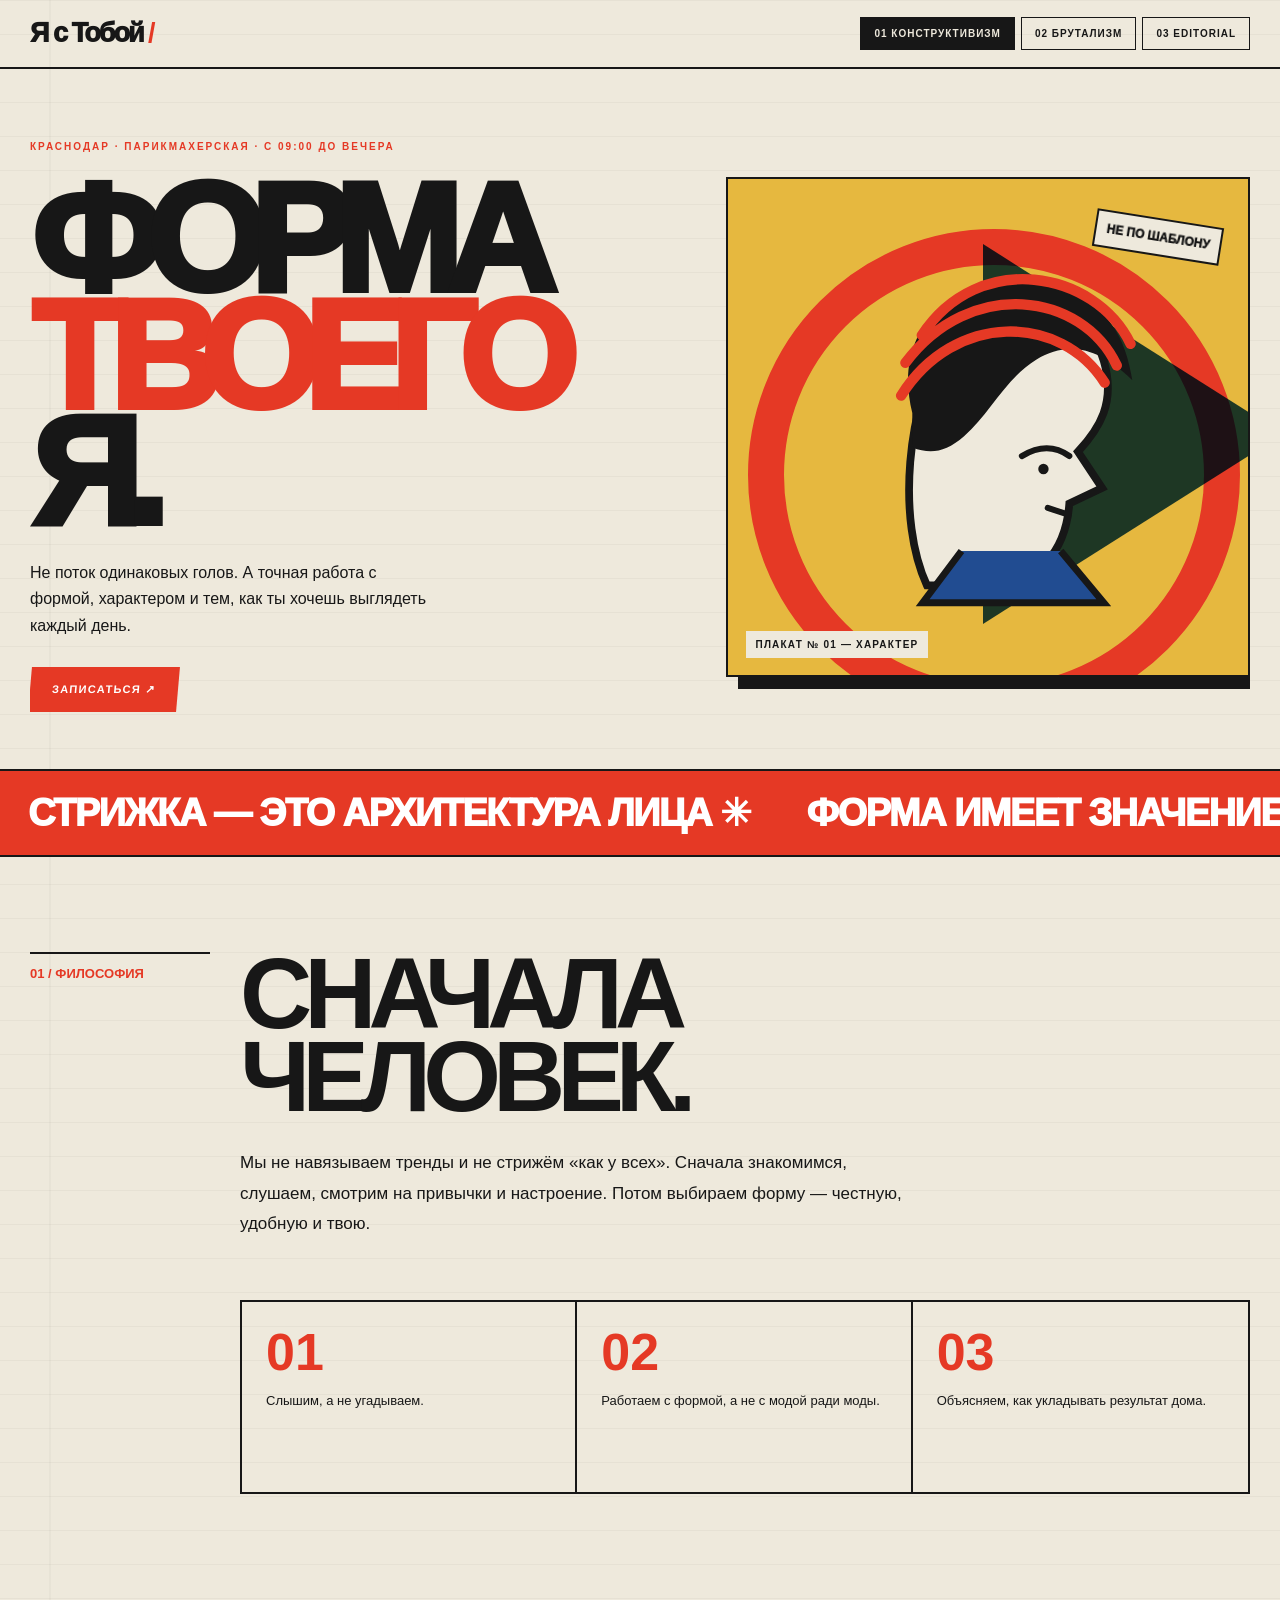
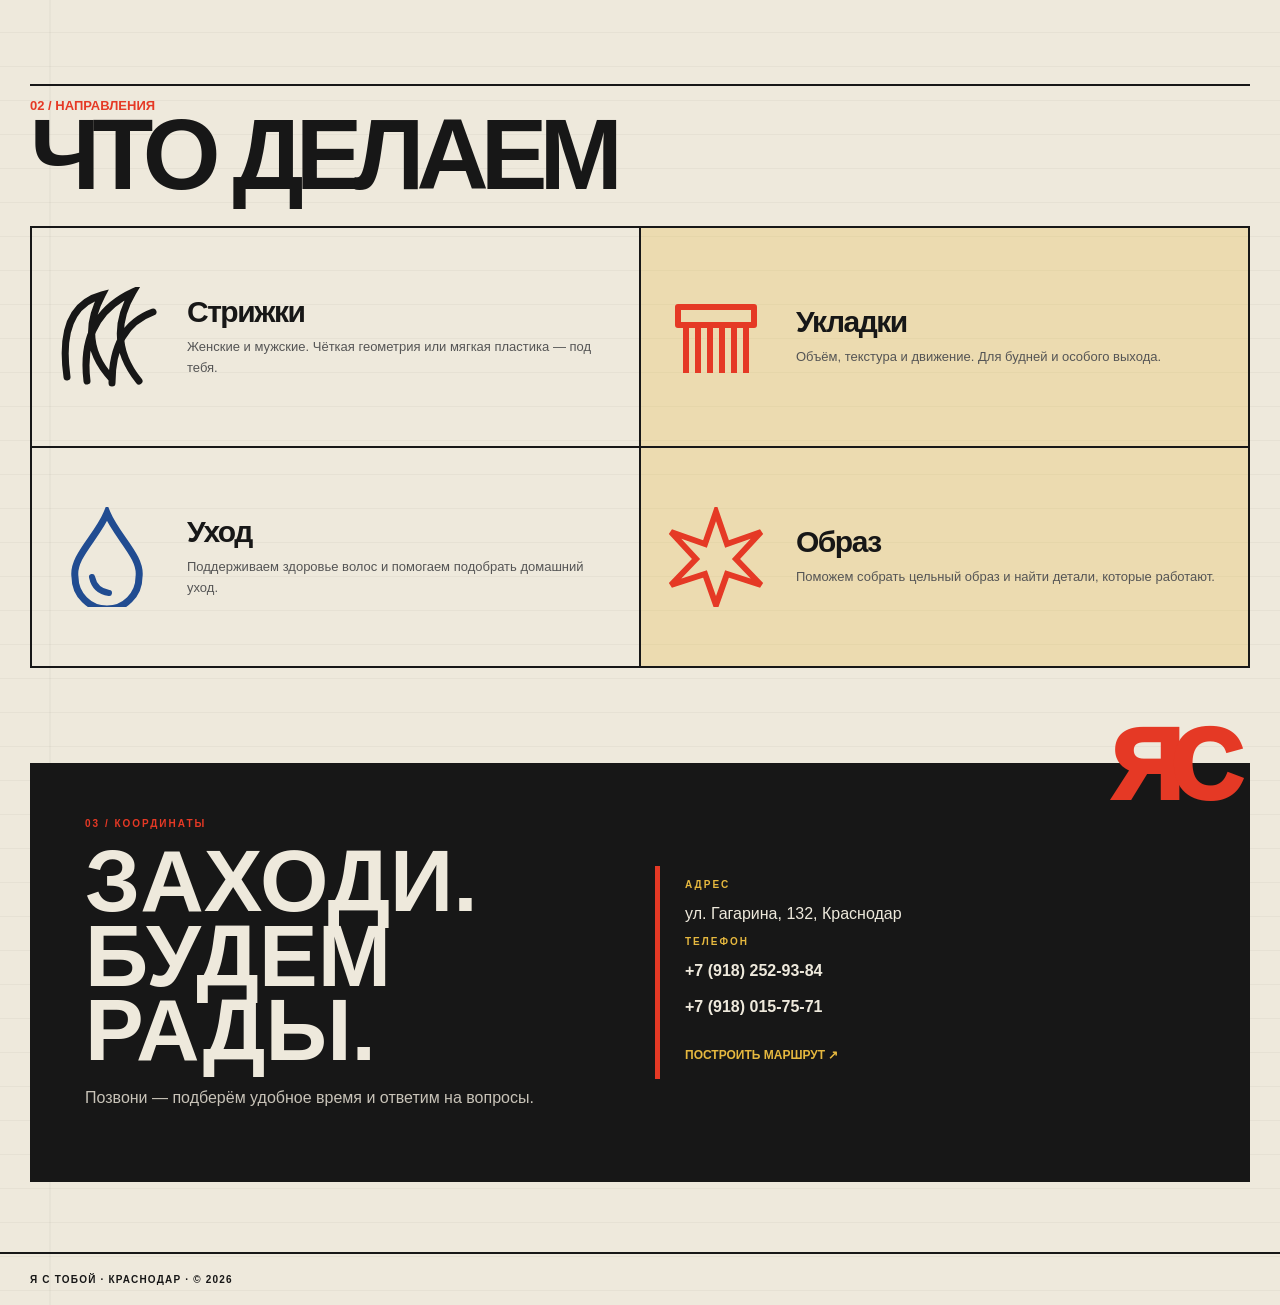
<file: index.html>
<!doctype html>
<html lang="ru"><head><meta charset="utf-8"><meta name="viewport" content="width=device-width,initial-scale=1"><meta name="description" content="Я с Тобой — парикмахерская в Краснодаре"><title>Я с Тобой — Форма характера</title><style>
:root{--paper:#eee9dc;--ink:#171717;--red:#e53925;--blue:#214c91;--yellow:#e6b83f;--line:2px solid var(--ink)}
*{box-sizing:border-box}html{scroll-behavior:smooth}body{margin:0;background-color:var(--paper);color:var(--ink);font-family:Arial,Helvetica,sans-serif;background-image:linear-gradient(90deg,transparent 49px,rgba(0,0,0,.055) 50px,transparent 51px),linear-gradient(rgba(0,0,0,.035) 1px,transparent 1px);background-size:100% 100%,100% 34px}
a{color:inherit;text-decoration:none}.wrap{width:min(1220px,calc(100% - 48px));margin:auto}.top{border-bottom:var(--line);padding:17px 0}.nav{display:flex;justify-content:space-between;align-items:center;gap:20px}.brand{font-weight:1000;font-size:27px;letter-spacing:-2px}.brand b{color:var(--red)}.tabs{display:flex;gap:6px;flex-wrap:wrap}.tabs a{font-size:10px;font-weight:900;letter-spacing:.1em;padding:10px 13px;border:1px solid var(--ink)}.tabs .on{background:var(--ink);color:var(--paper)}
.hero{position:relative;min-height:700px;padding:70px 0 55px;display:grid;grid-template-columns:1.12fr .88fr;align-items:center;gap:28px;overflow:hidden}.kicker,.micro{font-size:10px;font-weight:900;letter-spacing:.2em;text-transform:uppercase}.kicker{color:var(--red)}h1{font-size:clamp(76px,12vw,160px);line-height:.76;letter-spacing:-.105em;margin:30px 0 28px;font-weight:1000;position:relative;z-index:2}h1 span{color:var(--red)}.lead{font-size:16px;line-height:1.65;max-width:410px;margin:0 0 28px}.button{display:inline-block;background:var(--red);color:white;padding:16px 22px;font-size:11px;font-weight:900;letter-spacing:.12em;text-transform:uppercase;transform:skew(-5deg)}.poster{height:500px;position:relative;border:var(--line);background:var(--yellow);overflow:hidden;box-shadow:12px 12px 0 var(--ink)}.poster:before{content:"";position:absolute;width:420px;height:420px;border:36px solid var(--red);border-radius:50%;left:20px;top:50px}.poster:after{content:"";position:absolute;width:0;height:0;border-top:190px solid transparent;border-bottom:190px solid transparent;border-left:300px solid var(--blue);right:-35px;top:65px;mix-blend-mode:multiply}.portrait{position:absolute;z-index:2;inset:70px 45px 55px 95px;width:calc(100% - 140px);height:calc(100% - 125px)}.poster-note{position:absolute;z-index:3;bottom:17px;left:18px;background:var(--paper);padding:8px 10px;font-size:10px;font-weight:900;letter-spacing:.12em}.stamp{position:absolute;right:5%;top:8%;z-index:4;font-size:12px;font-weight:1000;transform:rotate(9deg);border:2px solid var(--ink);padding:10px;background:var(--paper)}
.ticker{background:var(--red);color:white;border-block:var(--line);padding:20px 0;overflow:hidden;font-weight:1000;font-size:clamp(20px,3vw,38px);letter-spacing:-.04em;white-space:nowrap}.ticker span{padding:0 28px}.section{padding:95px 0}.section-head{display:grid;grid-template-columns:180px 1fr;gap:30px;align-items:start}.num{font-size:13px;font-weight:900;color:var(--red);border-top:var(--line);padding-top:12px}.section h2{font-size:clamp(48px,8vw,100px);line-height:.83;letter-spacing:-.08em;margin:0 0 30px}.copy{font-size:17px;line-height:1.8;max-width:680px}.manifesto{margin-top:60px;display:grid;grid-template-columns:repeat(3,1fr);border:var(--line)}.manifesto article{padding:24px;min-height:190px;border-right:var(--line)}.manifesto article:last-child{border:0}.manifesto strong{display:block;font-size:52px;line-height:1;color:var(--red)}.manifesto p{font-size:13px;line-height:1.6}
.services{display:grid;grid-template-columns:1fr 1fr;gap:0;border-top:var(--line);border-left:var(--line)}.service{min-height:220px;padding:25px;border-right:var(--line);border-bottom:var(--line);display:grid;grid-template-columns:110px 1fr;gap:20px;align-items:center}.service svg{width:100px;height:100px}.service h3{font-size:30px;letter-spacing:-.05em;margin:0 0 8px}.service p{font-size:13px;line-height:1.6;margin:0;color:#555}.service:nth-child(2n){background:rgba(230,184,63,.28)}.service:nth-child(3n) svg{color:var(--blue)}.service:nth-child(2n) svg{color:var(--red)}
.contact{background:var(--ink);color:var(--paper);padding:55px;display:grid;grid-template-columns:1fr 1fr;gap:30px;margin-bottom:70px;position:relative}.contact:after{content:"ЯС";position:absolute;right:20px;top:-55px;color:var(--red);font-weight:1000;font-size:100px;letter-spacing:-.12em}.contact h2{font-size:clamp(50px,7vw,88px);line-height:.85;margin:15px 0}.contact p{line-height:1.7;color:#c8c3b8}.info{border-left:5px solid var(--red);padding:8px 0 8px 25px;align-self:center;line-height:2.2}.info b{display:block;color:var(--yellow);font-size:10px;letter-spacing:.2em}.info a{font-weight:700}.map{display:inline-block;margin-top:18px;color:var(--yellow);font-size:12px;font-weight:900;text-transform:uppercase}footer{border-top:var(--line);padding:20px 0;font-size:10px;font-weight:800;letter-spacing:.12em}
@media(max-width:760px){.nav{align-items:flex-start;flex-direction:column}.hero{grid-template-columns:1fr;padding:50px 0;min-height:0}.hero h1{font-size:clamp(74px,18vw,125px)}.poster{height:350px;margin:10px 8px 15px}.poster:before{width:280px;height:280px}.portrait{inset:40px 35px 45px 60px;width:calc(100% - 95px);height:calc(100% - 85px)}.section{padding:65px 0}.section-head{grid-template-columns:1fr;gap:12px}.manifesto{grid-template-columns:1fr}.manifesto article{border-right:0;border-bottom:var(--line)}.services{grid-template-columns:1fr}.service{grid-template-columns:85px 1fr}.service svg{width:78px}.contact{grid-template-columns:1fr;padding:30px 24px}.contact:after{font-size:64px;top:-34px}}
@media(prefers-reduced-motion:reduce){html{scroll-behavior:auto}}
</style></head><body><header class="top"><div class="wrap nav"><a class="brand" href="./">Я с Тобой<b> /</b></a><nav class="tabs" aria-label="Концепции"><a class="on" href="./">01 КОНСТРУКТИВИЗМ</a><a href="brutal.html">02 БРУТАЛИЗМ</a><a href="editorial.html">03 EDITORIAL</a></nav></div></header>
<main><section class="wrap hero"><div><div class="kicker">Краснодар · парикмахерская · с 09:00 до вечера</div><h1>ФОРМА<br><span>ТВОЕГО</span><br>Я.</h1><p class="lead">Не поток одинаковых голов. А точная работа с формой, характером и тем, как ты хочешь выглядеть каждый день.</p><a class="button" href="#contacts">Записаться ↗</a></div><div class="poster"><div class="stamp">НЕ ПО ШАБЛОНУ</div><svg class="portrait" viewBox="0 0 360 430" role="img" aria-label="Абстрактный профиль лица и графические пряди"><path d="M80 390C45 315 55 180 105 100 150 28 260 45 285 130c14 48-5 78-30 105l28 42-38 18c-4 55-36 94-92 95Z" fill="#eee9dc" stroke="#171717" stroke-width="9"/><path d="M63 190C35 78 135 10 240 48c50 18 70 54 78 104-40-40-77-45-111-24-36 22-54 63-84 89-22 19-39 21-60 13Z" fill="#171717"/><path d="M74 100C140 0 275 25 316 110M55 132C130 32 260 50 300 135M50 170C112 72 235 75 286 155" fill="none" stroke="#e53925" stroke-width="12" stroke-linecap="round"/><path d="M190 240q30-18 55 0M220 300l24 8" fill="none" stroke="#171717" stroke-width="7" stroke-linecap="round"/><circle cx="215" cy="255" r="6" fill="#171717"/><path d="M120 350l-45 60h210l-50-60" fill="#214c91" stroke="#171717" stroke-width="8"/></svg><div class="poster-note">ПЛАКАТ № 01 — ХАРАКТЕР</div></div></section>
<div class="ticker"><span>СТРИЖКА — ЭТО АРХИТЕКТУРА ЛИЦА ✳</span><span>ФОРМА ИМЕЕТ ЗНАЧЕНИЕ ✳</span><span>СТРИЖКА — ЭТО АРХИТЕКТУРА ЛИЦА ✳</span></div>
<section class="wrap section"><div class="section-head"><div class="num">01 / ФИЛОСОФИЯ</div><div><h2>СНАЧАЛА<br>ЧЕЛОВЕК.</h2><p class="copy">Мы не навязываем тренды и не стрижём «как у всех». Сначала знакомимся, слушаем, смотрим на привычки и настроение. Потом выбираем форму — честную, удобную и твою.</p><div class="manifesto"><article><strong>01</strong><p>Слышим, а не угадываем.</p></article><article><strong>02</strong><p>Работаем с формой, а не с модой ради моды.</p></article><article><strong>03</strong><p>Объясняем, как укладывать результат дома.</p></article></div></div></div></section>
<section class="wrap section"><div class="num">02 / НАПРАВЛЕНИЯ</div><h2>ЧТО ДЕЛАЕМ</h2><div class="services"><article class="service"><svg viewBox="0 0 100 100" role="img" aria-label="Графические линии волос"><path d="M10 90Q0 20 45 8Q20 55 55 92M30 94Q22 30 76 5Q48 52 82 94M55 96Q55 40 96 25" fill="none" stroke="currentColor" stroke-width="7" stroke-linecap="round"/></svg><div><h3>Стрижки</h3><p>Женские и мужские. Чёткая геометрия или мягкая пластика — под тебя.</p></div></article><article class="service"><svg viewBox="0 0 100 100" role="img" aria-label="Графическая расчёска"><path d="M12 20h76v18H12zM20 38v48m12-48v48m12-48v48m12-48v48m12-48v48m12-48v48" fill="none" stroke="currentColor" stroke-width="6" stroke-linejoin="round"/></svg><div><h3>Укладки</h3><p>Объём, текстура и движение. Для будней и особого выхода.</p></div></article><article class="service"><svg viewBox="0 0 100 100" role="img" aria-label="Абстрактная капля ухода"><path d="M50 6C40 30 15 50 18 70a32 32 0 0 0 64 0C85 50 60 30 50 6Z" fill="none" stroke="currentColor" stroke-width="7"/><path d="M35 70q3 14 17 16" fill="none" stroke="currentColor" stroke-width="6" stroke-linecap="round"/></svg><div><h3>Уход</h3><p>Поддерживаем здоровье волос и помогаем подобрать домашний уход.</p></div></article><article class="service"><svg viewBox="0 0 100 100" role="img" aria-label="Геометрическая звезда"><path d="M50 5 61 37 95 25 70 52 95 78 61 67 50 98 39 67 5 78 30 52 5 25 39 37Z" fill="none" stroke="currentColor" stroke-width="6"/></svg><div><h3>Образ</h3><p>Поможем собрать цельный образ и найти детали, которые работают.</p></div></article></div></section>
<section class="wrap contact" id="contacts"><div><div class="kicker">03 / КООРДИНАТЫ</div><h2>ЗАХОДИ.<br>БУДЕМ РАДЫ.</h2><p>Позвони — подберём удобное время и ответим на вопросы.</p></div><div class="info"><b>АДРЕС</b>ул. Гагарина, 132, Краснодар<br><b>ТЕЛЕФОН</b><a href="tel:+79182529384">+7 (918) 252-93-84</a><br><a href="tel:+79180157571">+7 (918) 015-75-71</a><br><a class="map" href="https://www.google.com/maps/dir/?api=1&destination=ул.+Гагарина,+132,+Краснодар" target="_blank" rel="noopener">Построить маршрут ↗</a></div></section></main><footer><div class="wrap">Я С ТОБОЙ · КРАСНОДАР · © 2026</div></footer></body></html>
</file>
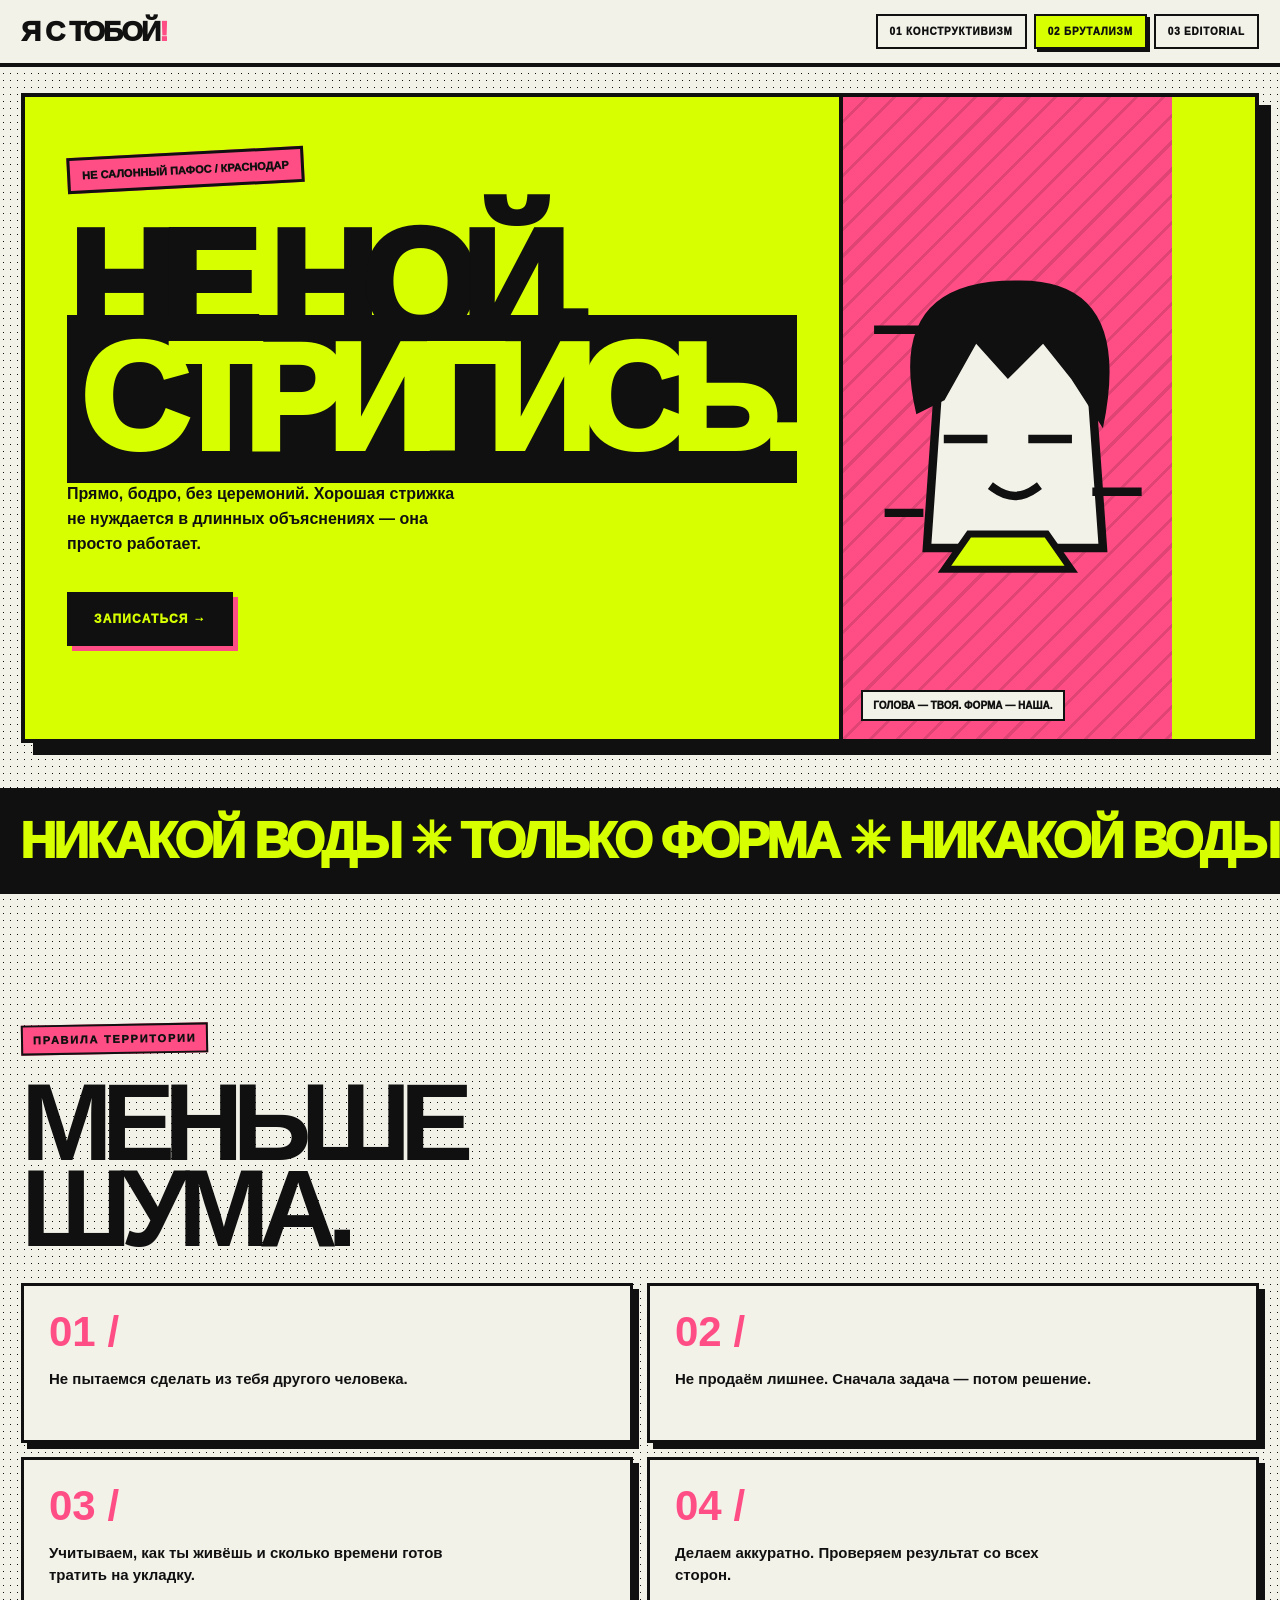
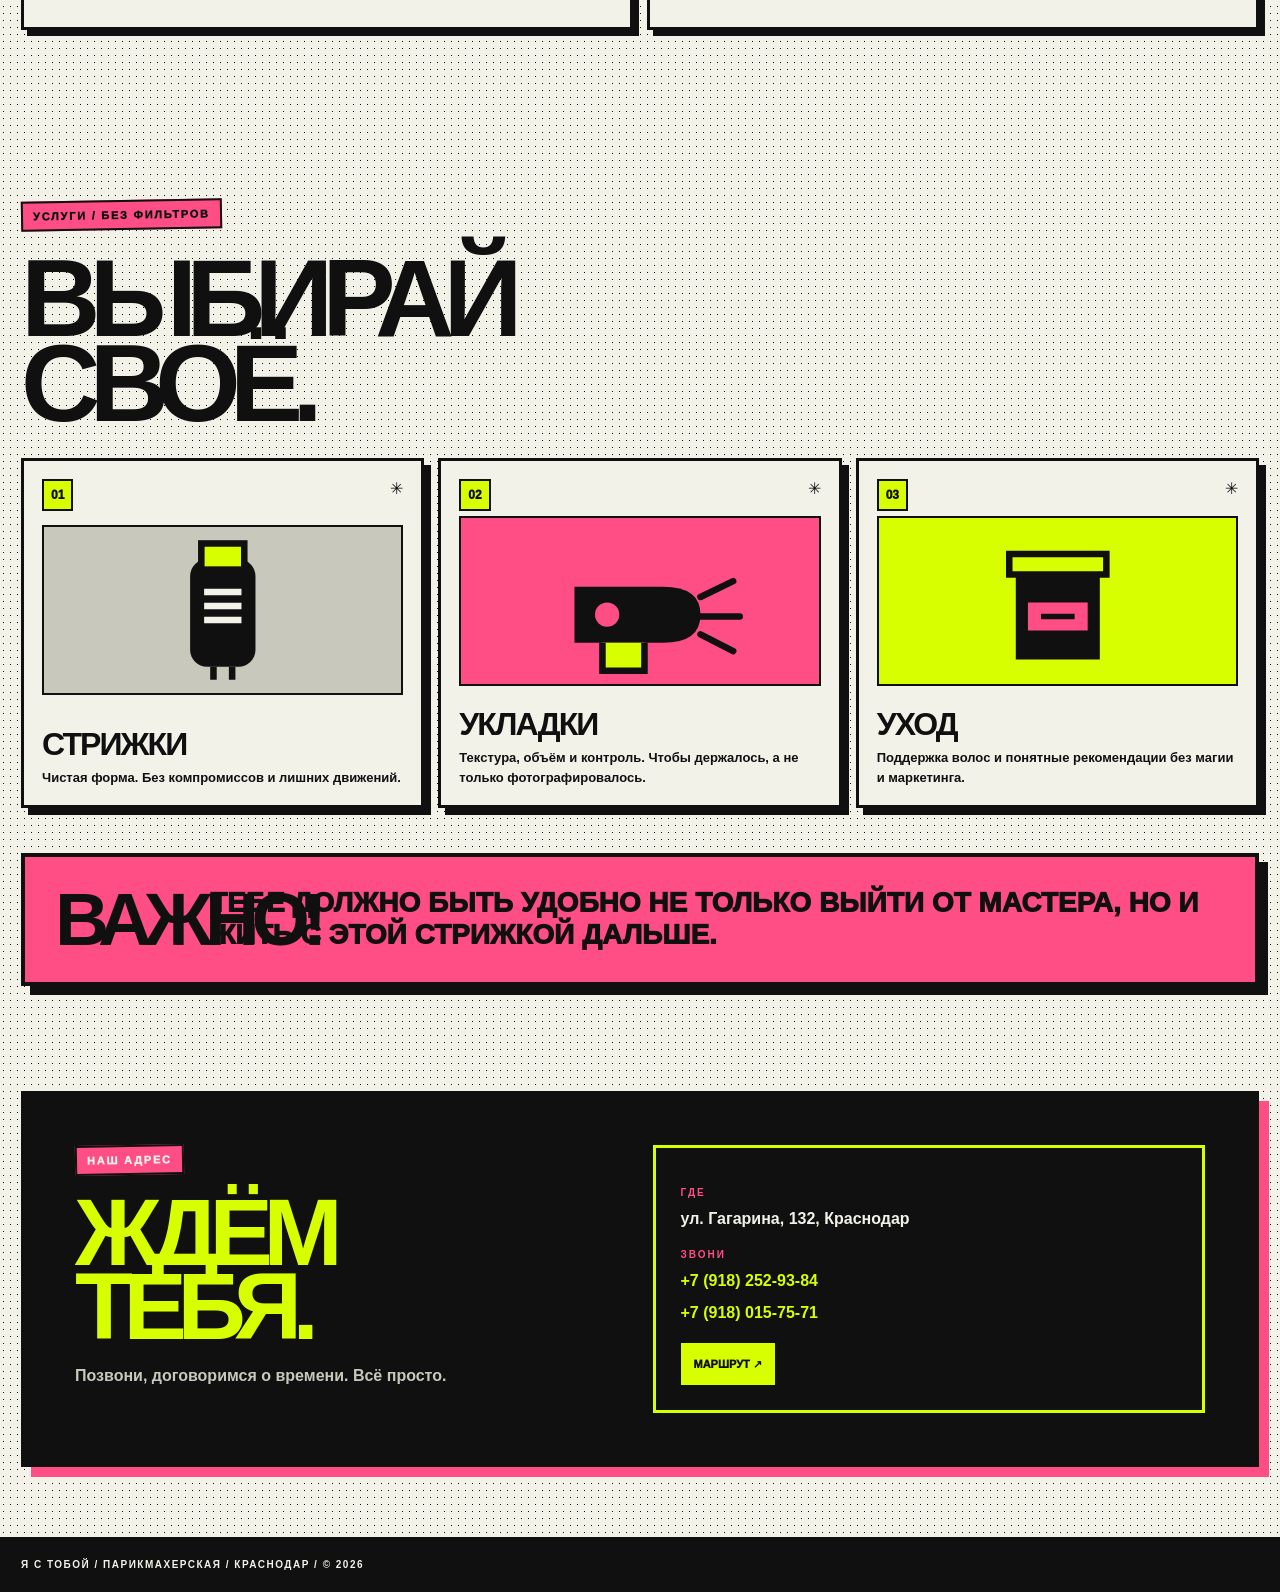
<file: brutal.html>
<!doctype html>
<html lang="ru"><head><meta charset="utf-8"><meta name="viewport" content="width=device-width,initial-scale=1"><meta name="description" content="Я с Тобой — парикмахерская в Краснодаре"><title>Я с Тобой — Без лишнего</title><style>
:root{--black:#101010;--white:#f3f2e9;--acid:#d7ff00;--pink:#ff4d85;--gray:#c8c8bd}*{box-sizing:border-box}html{scroll-behavior:smooth}body{margin:0;background:var(--white);color:var(--black);font-family:Arial,Helvetica,sans-serif;background-image:radial-gradient(var(--black) .8px,transparent .8px);background-size:7px 7px}a{color:inherit;text-decoration:none}.wrap{width:min(1240px,calc(100% - 42px));margin:auto}.top{background:var(--white);border-bottom:4px solid var(--black);padding:14px 0}.nav{display:flex;align-items:center;justify-content:space-between;gap:20px}.brand{font-size:28px;font-weight:1000;letter-spacing:-2px;text-transform:uppercase}.brand em{font-style:normal;color:var(--pink)}.tabs{display:flex;gap:7px;flex-wrap:wrap}.tabs a{border:2px solid var(--black);padding:10px 12px;font-size:10px;font-weight:1000;letter-spacing:.08em;background:var(--white)}.tabs .on{background:var(--acid);box-shadow:3px 3px 0 var(--black)}
.hero{background:var(--acid);border:4px solid var(--black);margin-top:26px;display:grid;grid-template-columns:1fr .8fr;min-height:650px;box-shadow:12px 12px 0 var(--black);position:relative;overflow:hidden}.hero-copy{padding:55px 42px;position:relative;z-index:2}.sticker{display:inline-block;background:var(--pink);border:3px solid var(--black);padding:9px 12px;font-size:11px;font-weight:1000;transform:rotate(-3deg)}h1{font-size:clamp(74px,12vw,150px);line-height:.76;letter-spacing:-.11em;text-transform:uppercase;margin:40px 0 26px;font-weight:1000}h1 span{background:var(--black);color:var(--acid);padding:0 .08em;box-decoration-break:clone;-webkit-box-decoration-break:clone}.lead{font-weight:700;line-height:1.55;max-width:410px}.button{display:inline-block;margin-top:20px;background:var(--black);color:var(--acid);padding:17px 24px;border:3px solid var(--black);font-size:12px;font-weight:1000;text-transform:uppercase;letter-spacing:.1em;box-shadow:5px 5px 0 var(--pink)}.hero-art{position:relative;background:var(--pink);border-left:4px solid var(--black);display:grid;place-items:center;overflow:hidden}.hero-art:before{content:"";position:absolute;inset:0;background:repeating-linear-gradient(135deg,transparent 0 16px,rgba(0,0,0,.12) 16px 19px)}.hero-art svg{width:90%;height:80%;position:relative;z-index:1}.art-label{position:absolute;bottom:18px;left:18px;z-index:2;background:var(--white);border:2px solid var(--black);padding:8px 10px;font-size:10px;font-weight:1000}
.marquee{margin:45px 0;background:var(--black);color:var(--acid);padding:20px 0;border-block:4px solid var(--black);font-size:clamp(25px,4vw,50px);font-weight:1000;letter-spacing:-.06em;white-space:nowrap;overflow:hidden}.marquee span{padding:0 20px}.section{padding:85px 0}.eyebrow{font-size:11px;font-weight:1000;letter-spacing:.16em;text-transform:uppercase;background:var(--pink);display:inline-block;padding:7px 10px;border:2px solid var(--black);transform:rotate(-1deg)}h2{font-size:clamp(55px,9vw,110px);line-height:.78;letter-spacing:-.1em;text-transform:uppercase;margin:25px 0 32px}.manifest{display:grid;grid-template-columns:1fr 1fr;gap:14px}.manifest article{background:var(--white);border:3px solid var(--black);padding:25px;box-shadow:6px 6px 0 var(--black);min-height:160px}.manifest b{font-size:42px;display:block;color:var(--pink);line-height:1}.manifest p{font-size:15px;font-weight:700;line-height:1.5;max-width:420px}
.services{display:grid;grid-template-columns:repeat(3,1fr);gap:14px}.service{background:var(--white);border:3px solid var(--black);box-shadow:7px 7px 0 var(--black);padding:18px;min-height:350px;display:flex;flex-direction:column;justify-content:space-between}.service-top{display:flex;justify-content:space-between;align-items:start}.service-no{font-size:12px;font-weight:1000;background:var(--acid);border:2px solid var(--black);padding:7px}.service-art{height:170px;display:grid;place-items:center;background:var(--gray);border:2px solid var(--black);overflow:hidden}.service-art svg{width:90%;height:90%}.service h3{font-size:32px;letter-spacing:-.06em;text-transform:uppercase;margin:16px 0 5px}.service p{font-size:13px;line-height:1.5;font-weight:700;margin:0}.service:nth-child(2) .service-art{background:var(--pink)}.service:nth-child(3) .service-art{background:var(--acid)}
.warning{background:var(--pink);border:4px solid var(--black);padding:30px;display:grid;grid-template-columns:130px 1fr;gap:25px;align-items:center;box-shadow:9px 9px 0 var(--black);margin-top:45px}.warning strong{font-size:75px;line-height:.8;letter-spacing:-.1em}.warning p{font-size:clamp(18px,2.4vw,28px);font-weight:1000;line-height:1.15;margin:0;text-transform:uppercase}
.contact{background:var(--black);color:var(--white);padding:50px;margin:20px auto 70px;display:grid;grid-template-columns:1fr 1fr;gap:25px;border:4px solid var(--black);box-shadow:10px 10px 0 var(--pink)}.contact h2{color:var(--acid);margin:20px 0;font-size:clamp(55px,8vw,95px)}.contact p{font-weight:700;line-height:1.6;color:var(--gray)}.details{border:3px solid var(--acid);padding:25px;align-self:center;font-size:16px;font-weight:800;line-height:2}.details b{display:block;color:var(--pink);font-size:10px;letter-spacing:.2em;margin-top:10px}.details a{color:var(--acid)}.details .map{display:inline-block;margin-top:14px;background:var(--acid);color:var(--black);padding:10px 13px;font-size:11px;text-transform:uppercase;font-weight:1000}footer{background:var(--black);color:var(--white);padding:22px 0;font-size:10px;font-weight:900;letter-spacing:.15em}
@media(max-width:760px){.nav{align-items:flex-start;flex-direction:column}.hero{grid-template-columns:1fr}.hero-copy{padding:40px 25px}.hero-art{min-height:330px;border-left:0;border-top:4px solid var(--black)}h1{font-size:clamp(72px,18vw,120px)}.manifest{grid-template-columns:1fr}.services{grid-template-columns:1fr}.service{min-height:310px}.service-art{height:190px}.section{padding:60px 0}.warning{grid-template-columns:1fr;gap:15px}.warning strong{font-size:55px}.contact{grid-template-columns:1fr;padding:28px 20px}}
@media(prefers-reduced-motion:reduce){html{scroll-behavior:auto}}
</style></head><body><header class="top"><div class="wrap nav"><a class="brand" href="./">Я С ТОБОЙ<em>!</em></a><nav class="tabs" aria-label="Концепции"><a href="./">01 КОНСТРУКТИВИЗМ</a><a class="on" href="brutal.html">02 БРУТАЛИЗМ</a><a href="editorial.html">03 EDITORIAL</a></nav></div></header>
<main><section class="wrap hero"><div class="hero-copy"><div class="sticker">НЕ САЛОННЫЙ ПАФОС / КРАСНОДАР</div><h1>НЕ НОЙ.<br><span>СТРИГИСЬ.</span></h1><p class="lead">Прямо, бодро, без церемоний. Хорошая стрижка не нуждается в длинных объяснениях — она просто работает.</p><a class="button" href="#contacts">ЗАПИСАТЬСЯ →</a></div><div class="hero-art"><svg viewBox="0 0 420 430" role="img" aria-label="Графический портрет с геометрической стрижкой"><path d="M95 400 110 185Q105 55 220 45Q345 40 330 190L345 400Z" fill="#f3f2e9" stroke="#101010" stroke-width="12"/><path d="M80 210Q35 20 220 20Q390 15 345 230L300 160 260 110 210 160 165 110 120 190Z" fill="#101010"/><path d="M125 245h50m70 0h50M190 315q30 22 60 0" fill="none" stroke="#101010" stroke-width="12" stroke-linecap="square"/><path d="M155 380h110l35 50H120Z" fill="#d7ff00" stroke="#101010" stroke-width="10"/><path d="M20 90h70M330 320h70M35 350h55" stroke="#101010" stroke-width="12"/></svg><div class="art-label">ГОЛОВА — ТВОЯ. ФОРМА — НАША.</div></div></section>
<div class="marquee"><span>НИКАКОЙ ВОДЫ ✳ ТОЛЬКО ФОРМА ✳ НИКАКОЙ ВОДЫ ✳ ТОЛЬКО ФОРМА ✳</span></div>
<section class="wrap section"><div class="eyebrow">ПРАВИЛА ТЕРРИТОРИИ</div><h2>МЕНЬШЕ<br>ШУМА.</h2><div class="manifest"><article><b>01 /</b><p>Не пытаемся сделать из тебя другого человека.</p></article><article><b>02 /</b><p>Не продаём лишнее. Сначала задача — потом решение.</p></article><article><b>03 /</b><p>Учитываем, как ты живёшь и сколько времени готов тратить на укладку.</p></article><article><b>04 /</b><p>Делаем аккуратно. Проверяем результат со всех сторон.</p></article></div></section>
<section class="wrap section"><div class="eyebrow">УСЛУГИ / БЕЗ ФИЛЬТРОВ</div><h2>ВЫБИРАЙ<br>СВОЁ.</h2><div class="services"><article class="service"><div class="service-top"><span class="service-no">01</span><span>✳</span></div><div class="service-art"><svg viewBox="0 0 220 160" role="img" aria-label="Машинка для стрижки"><rect x="75" y="25" width="70" height="115" rx="18" fill="#101010"/><rect x="87" y="8" width="46" height="28" fill="#d7ff00" stroke="#101010" stroke-width="7"/><path d="M90 60h40M90 75h40M90 90h40" stroke="#f3f2e9" stroke-width="7"/><path d="M100 140v14m20-14v14" stroke="#101010" stroke-width="7"/></svg></div><div><h3>Стрижки</h3><p>Чистая форма. Без компромиссов и лишних движений.</p></div></article><article class="service"><div class="service-top"><span class="service-no">02</span><span>✳</span></div><div class="service-art"><svg viewBox="0 0 220 160" role="img" aria-label="Фен с потоком воздуха"><path d="M40 65h95q40 0 40 30t-40 30H40Z" fill="#101010"/><path d="M70 125v30h45v-30" fill="#d7ff00" stroke="#101010" stroke-width="7"/><path d="M175 76l35-17m-35 38h42m-42 19 35 18" stroke="#101010" stroke-width="7" stroke-linecap="round"/><circle cx="75" cy="95" r="13" fill="#ff4d85"/></svg></div><div><h3>Укладки</h3><p>Текстура, объём и контроль. Чтобы держалось, а не только фотографировалось.</p></div></article><article class="service"><div class="service-top"><span class="service-no">03</span><span>✳</span></div><div class="service-art"><svg viewBox="0 0 220 160" role="img" aria-label="Банка средства для ухода"><path d="M65 48h90v95H65z" fill="#101010"/><path d="M58 30h104v22H58z" fill="#d7ff00" stroke="#101010" stroke-width="7"/><path d="M78 82h64v30H78z" fill="#ff4d85"/><path d="M92 97h36" stroke="#101010" stroke-width="6"/></svg></div><div><h3>Уход</h3><p>Поддержка волос и понятные рекомендации без магии и маркетинга.</p></div></article></div><div class="warning"><strong>ВАЖНО!</strong><p>Тебе должно быть удобно не только выйти от мастера, но и жить с этой стрижкой дальше.</p></div></section>
<section class="wrap contact" id="contacts"><div><div class="eyebrow">НАШ АДРЕС</div><h2>ЖДЁМ<br>ТЕБЯ.</h2><p>Позвони, договоримся о времени. Всё просто.</p></div><div class="details"><b>ГДЕ</b>ул. Гагарина, 132, Краснодар<br><b>ЗВОНИ</b><a href="tel:+79182529384">+7 (918) 252-93-84</a><br><a href="tel:+79180157571">+7 (918) 015-75-71</a><br><a class="map" href="https://www.google.com/maps/dir/?api=1&destination=ул.+Гагарина,+132,+Краснодар" target="_blank" rel="noopener">МАРШРУТ ↗</a></div></section></main><footer><div class="wrap">Я С ТОБОЙ / ПАРИКМАХЕРСКАЯ / КРАСНОДАР / © 2026</div></footer></body></html>
</file>
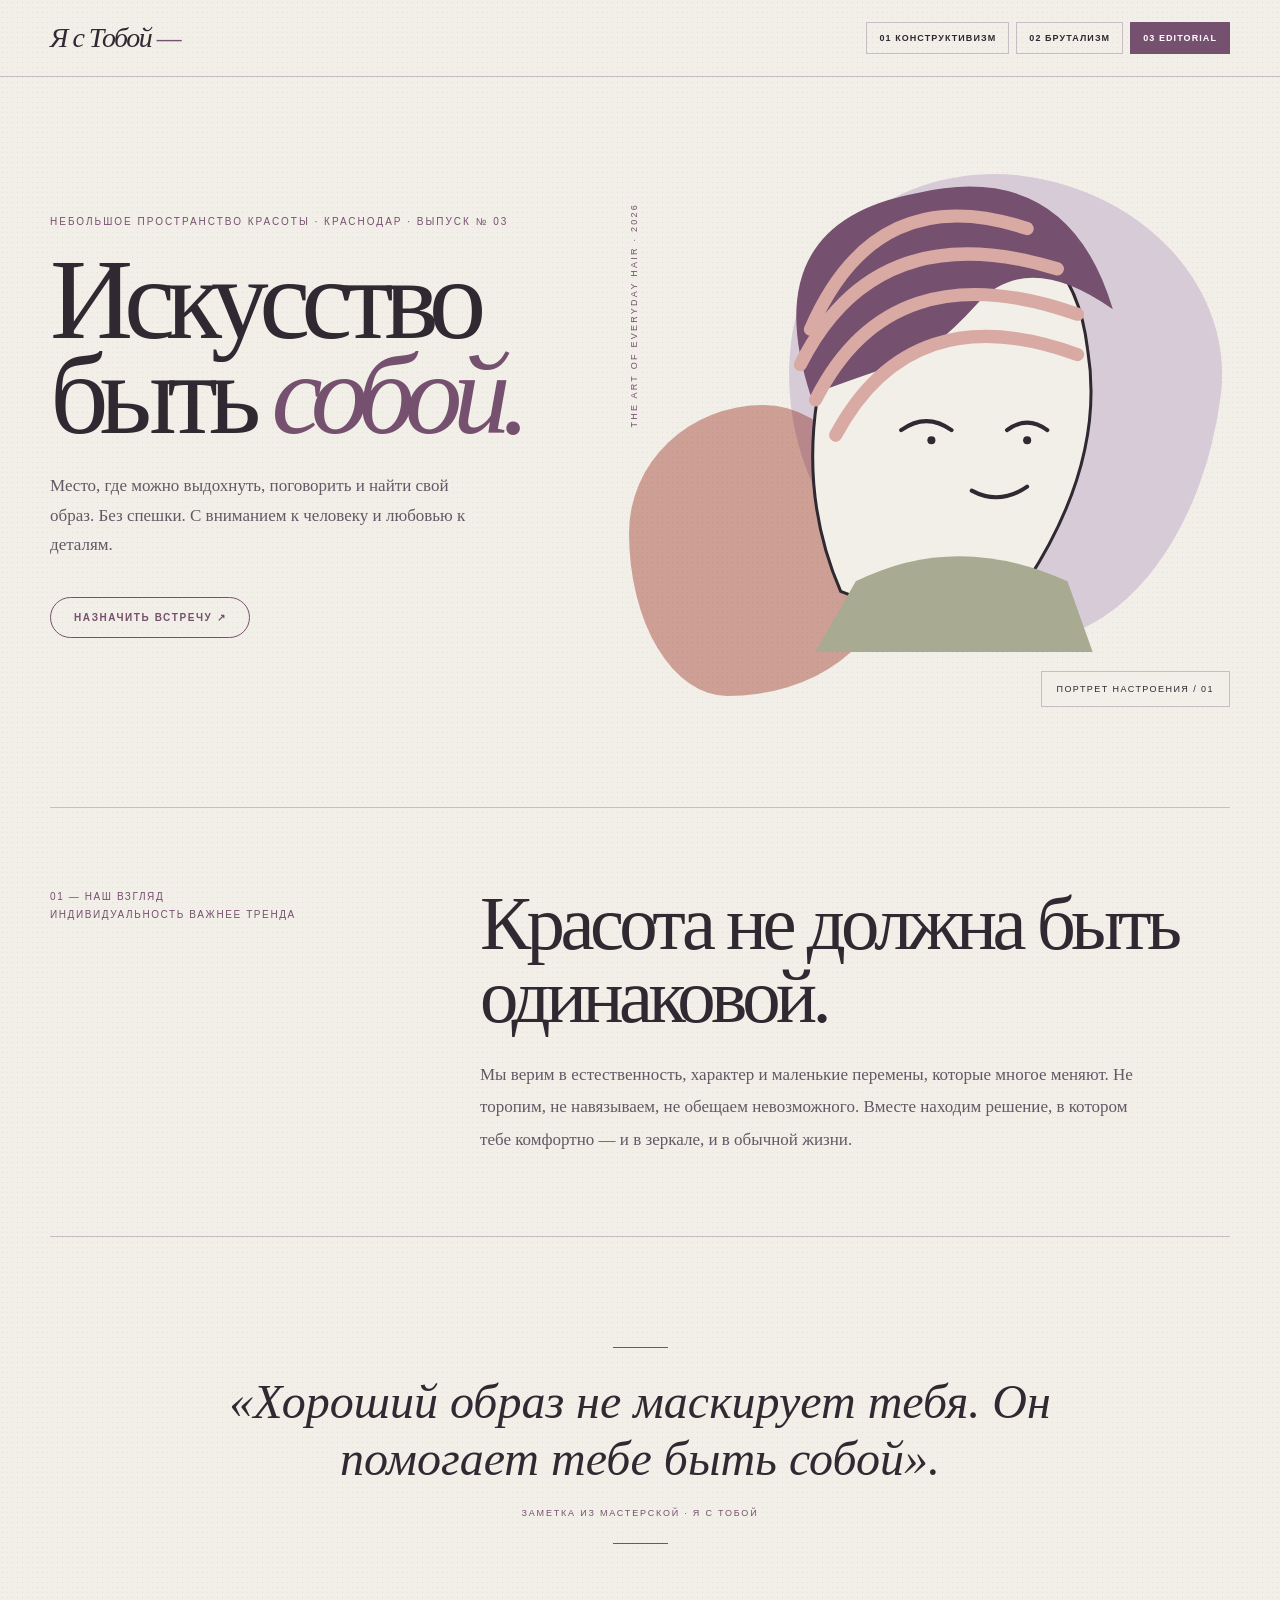
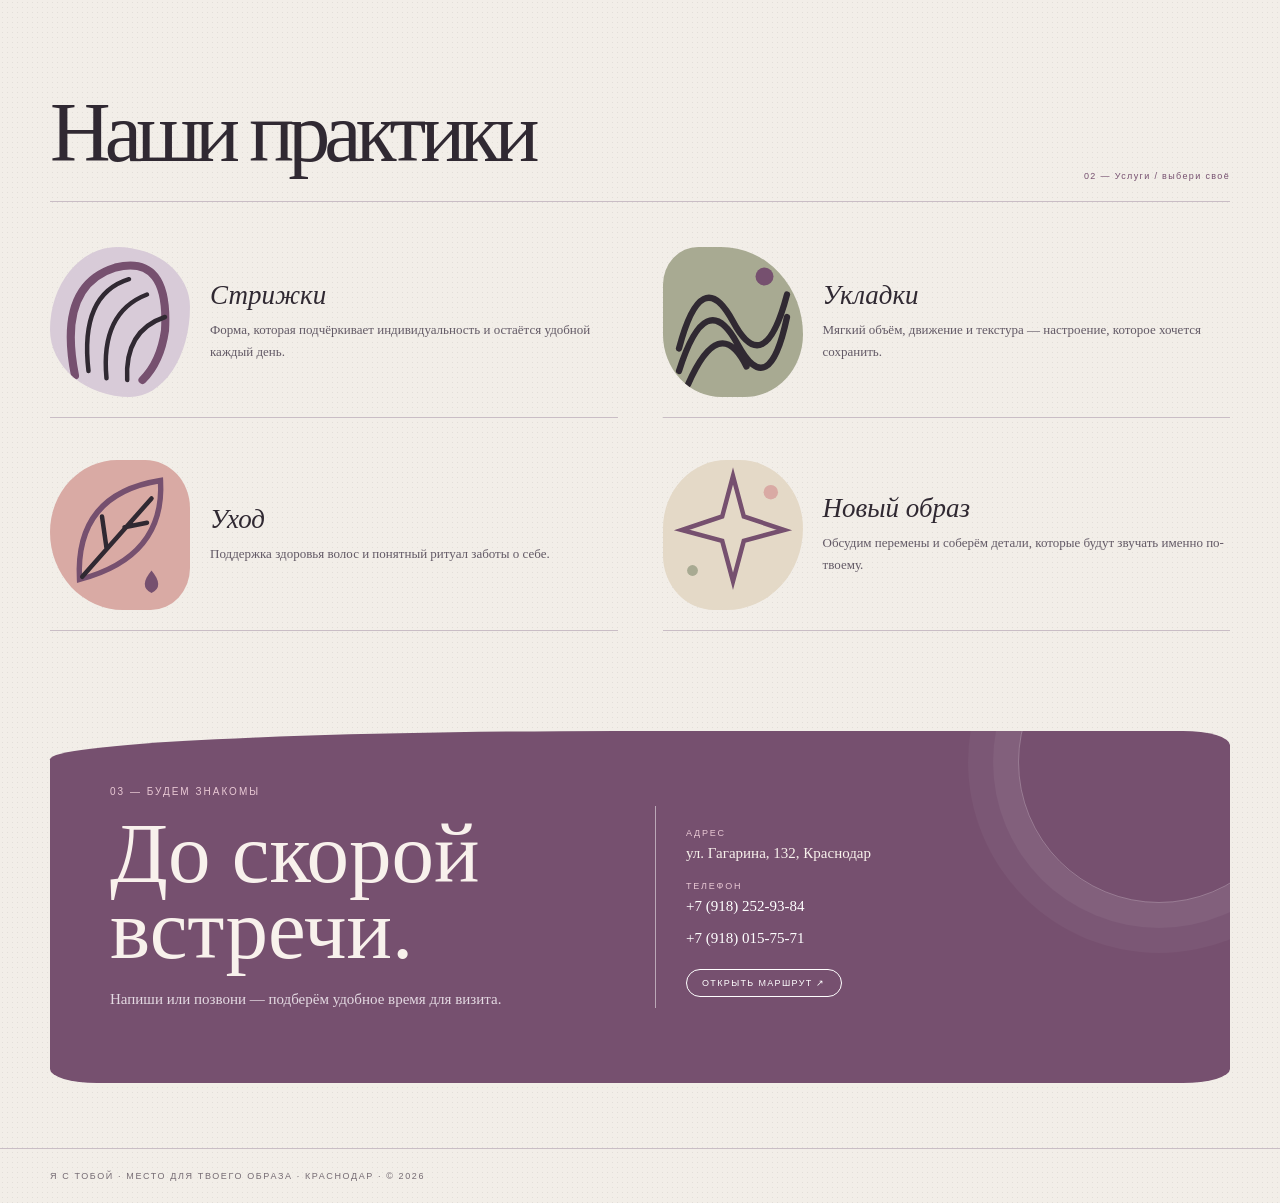
<file: editorial.html>
<!doctype html>
<html lang="ru"><head><meta charset="utf-8"><meta name="viewport" content="width=device-width,initial-scale=1"><meta name="description" content="Я с Тобой — парикмахерская в Краснодаре"><title>Я с Тобой — Искусство быть собой</title><style>
:root{--cream:#f2eee8;--ink:#302932;--plum:#76506f;--rose:#d9aaa4;--sage:#a8aa92;--lav:#d8cbd8;--line:#c9bdc5}*{box-sizing:border-box}html{scroll-behavior:smooth}body{margin:0;background:var(--cream);color:var(--ink);font-family:Georgia,'Times New Roman',serif;background-image:radial-gradient(rgba(48,41,50,.08) .55px,transparent .55px);background-size:5px 5px}a{color:inherit;text-decoration:none}.wrap{width:min(1180px,calc(100% - 50px));margin:auto}.top{padding:22px 0;border-bottom:1px solid var(--line)}.nav{display:flex;justify-content:space-between;align-items:center;gap:20px}.brand{font-size:28px;font-style:italic;letter-spacing:-1.5px}.brand span{color:var(--plum)}.tabs{display:flex;gap:7px;flex-wrap:wrap}.tabs a{font:800 9px Arial,sans-serif;letter-spacing:.12em;padding:10px 12px;border:1px solid var(--line)}.tabs .on{background:var(--plum);color:white;border-color:var(--plum)}
.hero{min-height:730px;padding:55px 0 85px;display:grid;grid-template-columns:.95fr 1.05fr;gap:35px;align-items:center}.issue{font:10px Arial,sans-serif;letter-spacing:.2em;text-transform:uppercase;color:var(--plum)}h1{font-size:clamp(66px,9vw,118px);font-weight:400;line-height:.83;letter-spacing:-.08em;margin:25px 0 28px}h1 i{color:var(--plum);font-weight:400}.lead{font-size:17px;line-height:1.75;max-width:420px;color:#625965}.button{display:inline-block;margin-top:20px;padding:14px 23px;border:1px solid var(--plum);border-radius:50px;color:var(--plum);font:10px Arial,sans-serif;font-weight:800;letter-spacing:.16em;text-transform:uppercase}.collage{height:560px;position:relative}.shape-a{position:absolute;width:72%;height:82%;right:2%;top:5%;background:var(--lav);border-radius:48% 52% 39% 61% / 42% 42% 58% 58%;transform:rotate(7deg)}.shape-b{position:absolute;width:43%;height:52%;left:0;bottom:2%;background:var(--rose);border-radius:52% 48% 62% 38% / 44% 59% 41% 56%;mix-blend-mode:multiply}.collage svg{position:absolute;width:86%;height:90%;right:5%;top:2%;z-index:2}.caption{position:absolute;z-index:3;right:0;bottom:0;background:var(--cream);padding:12px 15px;font:9px Arial,sans-serif;letter-spacing:.16em;text-transform:uppercase;border:1px solid var(--line)}.vertical{position:absolute;left:0;top:10%;writing-mode:vertical-rl;transform:rotate(180deg);font:9px Arial,sans-serif;letter-spacing:.25em;color:var(--plum)}
.intro{display:grid;grid-template-columns:1fr 2fr;gap:55px;padding:80px 0;border-top:1px solid var(--line);border-bottom:1px solid var(--line)}.side-note{font:10px Arial,sans-serif;letter-spacing:.16em;text-transform:uppercase;color:var(--plum);line-height:1.8}.intro h2{font-size:clamp(42px,6vw,78px);font-weight:400;line-height:.95;letter-spacing:-.06em;margin:0 0 25px}.intro p{font-size:17px;line-height:1.9;color:#625965;max-width:680px;margin:0}
.quote{margin:90px auto;max-width:900px;text-align:center;position:relative;padding:20px 30px}.quote:before,.quote:after{content:"";display:block;width:55px;height:1px;background:var(--plum);margin:0 auto 25px}.quote:after{margin:25px auto 0}.quote p{font-size:clamp(28px,4vw,48px);line-height:1.2;font-style:italic;margin:0}.quote small{display:block;margin-top:20px;font:9px Arial,sans-serif;letter-spacing:.2em;text-transform:uppercase;color:var(--plum)}
.services{padding:30px 0 100px}.section-title{display:flex;justify-content:space-between;align-items:end;border-bottom:1px solid var(--line);padding-bottom:20px;margin-bottom:25px}.section-title h2{font-size:clamp(45px,7vw,84px);font-weight:400;letter-spacing:-.07em;margin:0}.section-title span{font:9px Arial,sans-serif;letter-spacing:.15em;color:var(--plum)}.service-list{display:grid;grid-template-columns:1fr 1fr;gap:22px 45px}.service{display:grid;grid-template-columns:140px 1fr;gap:20px;align-items:center;padding:20px 0;border-bottom:1px solid var(--line)}.service-art{width:140px;height:150px;border-radius:48% 52% 43% 57% / 55% 40% 60% 45%;background:var(--lav);display:grid;place-items:center;overflow:hidden}.service:nth-child(2) .service-art{background:var(--sage);border-radius:30% 70% 50% 50%}.service:nth-child(3) .service-art{background:var(--rose);border-radius:60% 40% 35% 65%}.service:nth-child(4) .service-art{background:#e4d9c7;border-radius:50% 50% 60% 40%}.service svg{width:90%;height:90%}.service h3{font-size:27px;font-weight:400;font-style:italic;margin:0 0 8px}.service p{font-size:13px;line-height:1.7;color:#625965;margin:0}
.contact{background:var(--plum);color:#f8f1ec;padding:55px 60px;margin-bottom:65px;display:grid;grid-template-columns:1fr 1fr;gap:30px;border-radius:48% 4% 4% 4% / 8% 4% 4% 4%;position:relative;overflow:hidden}.contact:after{content:"";position:absolute;width:280px;height:280px;border:1px solid rgba(255,255,255,.25);border-radius:50%;right:-70px;top:-110px;box-shadow:0 0 0 25px rgba(255,255,255,.05),0 0 0 50px rgba(255,255,255,.04)}.contact h2{font-size:clamp(50px,7vw,85px);font-weight:400;line-height:.9;margin:18px 0}.contact p{font-size:15px;line-height:1.8;color:#e4d9e2}.contact .issue{color:#e8c8d4}.details{align-self:center;border-left:1px solid rgba(255,255,255,.5);padding:10px 0 10px 30px;font-size:15px;line-height:2.1;position:relative;z-index:1}.details b{display:block;font:9px Arial,sans-serif;letter-spacing:.2em;color:#e8c8d4;margin-top:12px}.details a{color:white}.details .map{display:inline-block;margin-top:15px;border:1px solid white;border-radius:30px;padding:8px 15px;font:9px Arial,sans-serif;letter-spacing:.15em;text-transform:uppercase}footer{border-top:1px solid var(--line);padding:22px 0;color:#756b73;font:9px Arial,sans-serif;letter-spacing:.18em;text-transform:uppercase}
@media(max-width:760px){.nav{align-items:flex-start;flex-direction:column}.hero{grid-template-columns:1fr;padding:45px 0 65px;min-height:0}.hero h1{font-size:clamp(66px,17vw,105px)}.collage{height:380px}.intro{grid-template-columns:1fr;gap:20px;padding:60px 0}.quote{margin:55px auto;padding:10px}.services{padding-bottom:65px}.section-title{align-items:flex-start;flex-direction:column;gap:10px}.service-list{grid-template-columns:1fr;gap:0}.service{grid-template-columns:115px 1fr;gap:16px}.service-art{width:112px;height:120px}.contact{grid-template-columns:1fr;padding:45px 25px;border-radius:45px 4px 4px 4px}.details{padding-left:18px}}
@media(prefers-reduced-motion:reduce){html{scroll-behavior:auto}}
</style></head><body><header class="top"><div class="wrap nav"><a class="brand" href="./">Я с Тобой<span> —</span></a><nav class="tabs" aria-label="Концепции"><a href="./">01 КОНСТРУКТИВИЗМ</a><a href="brutal.html">02 БРУТАЛИЗМ</a><a class="on" href="editorial.html">03 EDITORIAL</a></nav></div></header>
<main><section class="wrap hero"><div><div class="issue">Небольшое пространство красоты · Краснодар · Выпуск № 03</div><h1>Искусство<br>быть <i>собой.</i></h1><p class="lead">Место, где можно выдохнуть, поговорить и найти свой образ. Без спешки. С вниманием к человеку и любовью к деталям.</p><a class="button" href="#contacts">Назначить встречу ↗</a></div><div class="collage"><div class="vertical">THE ART OF EVERYDAY HAIR · 2026</div><div class="shape-a"></div><div class="shape-b"></div><svg viewBox="0 0 430 500" role="img" aria-label="Художественная иллюстрация лица с плавными линиями волос"><path d="M115 430Q65 315 105 180Q125 70 230 65Q345 65 360 190Q378 300 300 420Q240 480 115 430Z" fill="#f2eee8" stroke="#302932" stroke-width="3"/><path d="M85 235Q30 65 190 35Q340 0 385 150Q300 90 250 145Q205 195 170 205Q130 218 85 235Z" fill="#76506f"/><path d="M85 170Q150 20 300 70M75 205Q150 55 330 110M90 240Q165 90 350 155M110 275Q185 135 350 195" fill="none" stroke="#d9aaa4" stroke-width="13" stroke-linecap="round"/><path d="M175 270q25-18 50 0m55 0q20-15 40 0M245 330q28 15 55-4" fill="none" stroke="#302932" stroke-width="4" stroke-linecap="round"/><circle cx="205" cy="280" r="4" fill="#302932"/><circle cx="300" cy="280" r="4" fill="#302932"/><path d="M130 420q100-50 210 0l25 70H90Z" fill="#a8aa92"/></svg><div class="caption">Портрет настроения / 01</div></div></section>
<section class="wrap intro"><div class="side-note">01 — Наш взгляд<br>Индивидуальность важнее тренда</div><div><h2>Красота не должна быть одинаковой.</h2><p>Мы верим в естественность, характер и маленькие перемены, которые многое меняют. Не торопим, не навязываем, не обещаем невозможного. Вместе находим решение, в котором тебе комфортно — и в зеркале, и в обычной жизни.</p></div></section>
<section class="wrap quote"><p>«Хороший образ не маскирует тебя. Он помогает тебе быть собой».</p><small>Заметка из мастерской · Я с Тобой</small></section>
<section class="wrap services"><div class="section-title"><h2>Наши практики</h2><span>02 — Услуги / выбери своё</span></div><div class="service-list"><article class="service"><div class="service-art"><svg viewBox="0 0 140 150" role="img" aria-label="Линии силуэта причёски"><path d="M20 135Q0 35 65 15Q125 0 120 85Q115 120 95 140" fill="none" stroke="#76506f" stroke-width="9" stroke-linecap="round"/><path d="M35 130Q25 45 80 28M55 138Q48 65 100 45M78 140Q75 85 120 70" fill="none" stroke="#302932" stroke-width="5" stroke-linecap="round"/></svg></div><div><h3>Стрижки</h3><p>Форма, которая подчёркивает индивидуальность и остаётся удобной каждый день.</p></div></article><article class="service"><div class="service-art"><svg viewBox="0 0 140 150" role="img" aria-label="Абстрактные волны укладки"><path d="M10 105Q35 10 70 75T130 45M10 130Q40 35 75 100T130 70M20 145Q55 65 85 125" fill="none" stroke="#302932" stroke-width="7" stroke-linecap="round"/><circle cx="105" cy="25" r="10" fill="#76506f"/></svg></div><div><h3>Укладки</h3><p>Мягкий объём, движение и текстура — настроение, которое хочется сохранить.</p></div></article><article class="service"><div class="service-art"><svg viewBox="0 0 140 150" role="img" aria-label="Иллюстрация листа и капли"><path d="M25 125Q20 30 115 15Q120 100 25 125Z" fill="none" stroke="#76506f" stroke-width="6"/><path d="M28 122 105 35M55 90l-5-35m25 12 25-5" stroke="#302932" stroke-width="5" stroke-linecap="round"/><path d="M105 115q-15 18 0 25q15-7 0-25Z" fill="#76506f"/></svg></div><div><h3>Уход</h3><p>Поддержка здоровья волос и понятный ритуал заботы о себе.</p></div></article><article class="service"><div class="service-art"><svg viewBox="0 0 140 150" role="img" aria-label="Абстрактная композиция из звёзд"><path d="m70 10 12 45 45 15-45 12-12 45-12-45-45-12 45-15Z" fill="none" stroke="#76506f" stroke-width="5"/><circle cx="112" cy="28" r="8" fill="#d9aaa4"/><circle cx="25" cy="115" r="6" fill="#a8aa92"/></svg></div><div><h3>Новый образ</h3><p>Обсудим перемены и соберём детали, которые будут звучать именно по-твоему.</p></div></article></div></section>
<section class="wrap contact" id="contacts"><div><div class="issue">03 — Будем знакомы</div><h2>До скорой<br>встречи.</h2><p>Напиши или позвони — подберём удобное время для визита.</p></div><div class="details"><b>АДРЕС</b>ул. Гагарина, 132, Краснодар<br><b>ТЕЛЕФОН</b><a href="tel:+79182529384">+7 (918) 252-93-84</a><br><a href="tel:+79180157571">+7 (918) 015-75-71</a><br><a class="map" href="https://www.google.com/maps/dir/?api=1&destination=ул.+Гагарина,+132,+Краснодар" target="_blank" rel="noopener">Открыть маршрут ↗</a></div></section></main><footer><div class="wrap">Я С ТОБОЙ · МЕСТО ДЛЯ ТВОЕГО ОБРАЗА · КРАСНОДАР · © 2026</div></footer></body></html>
</file>
